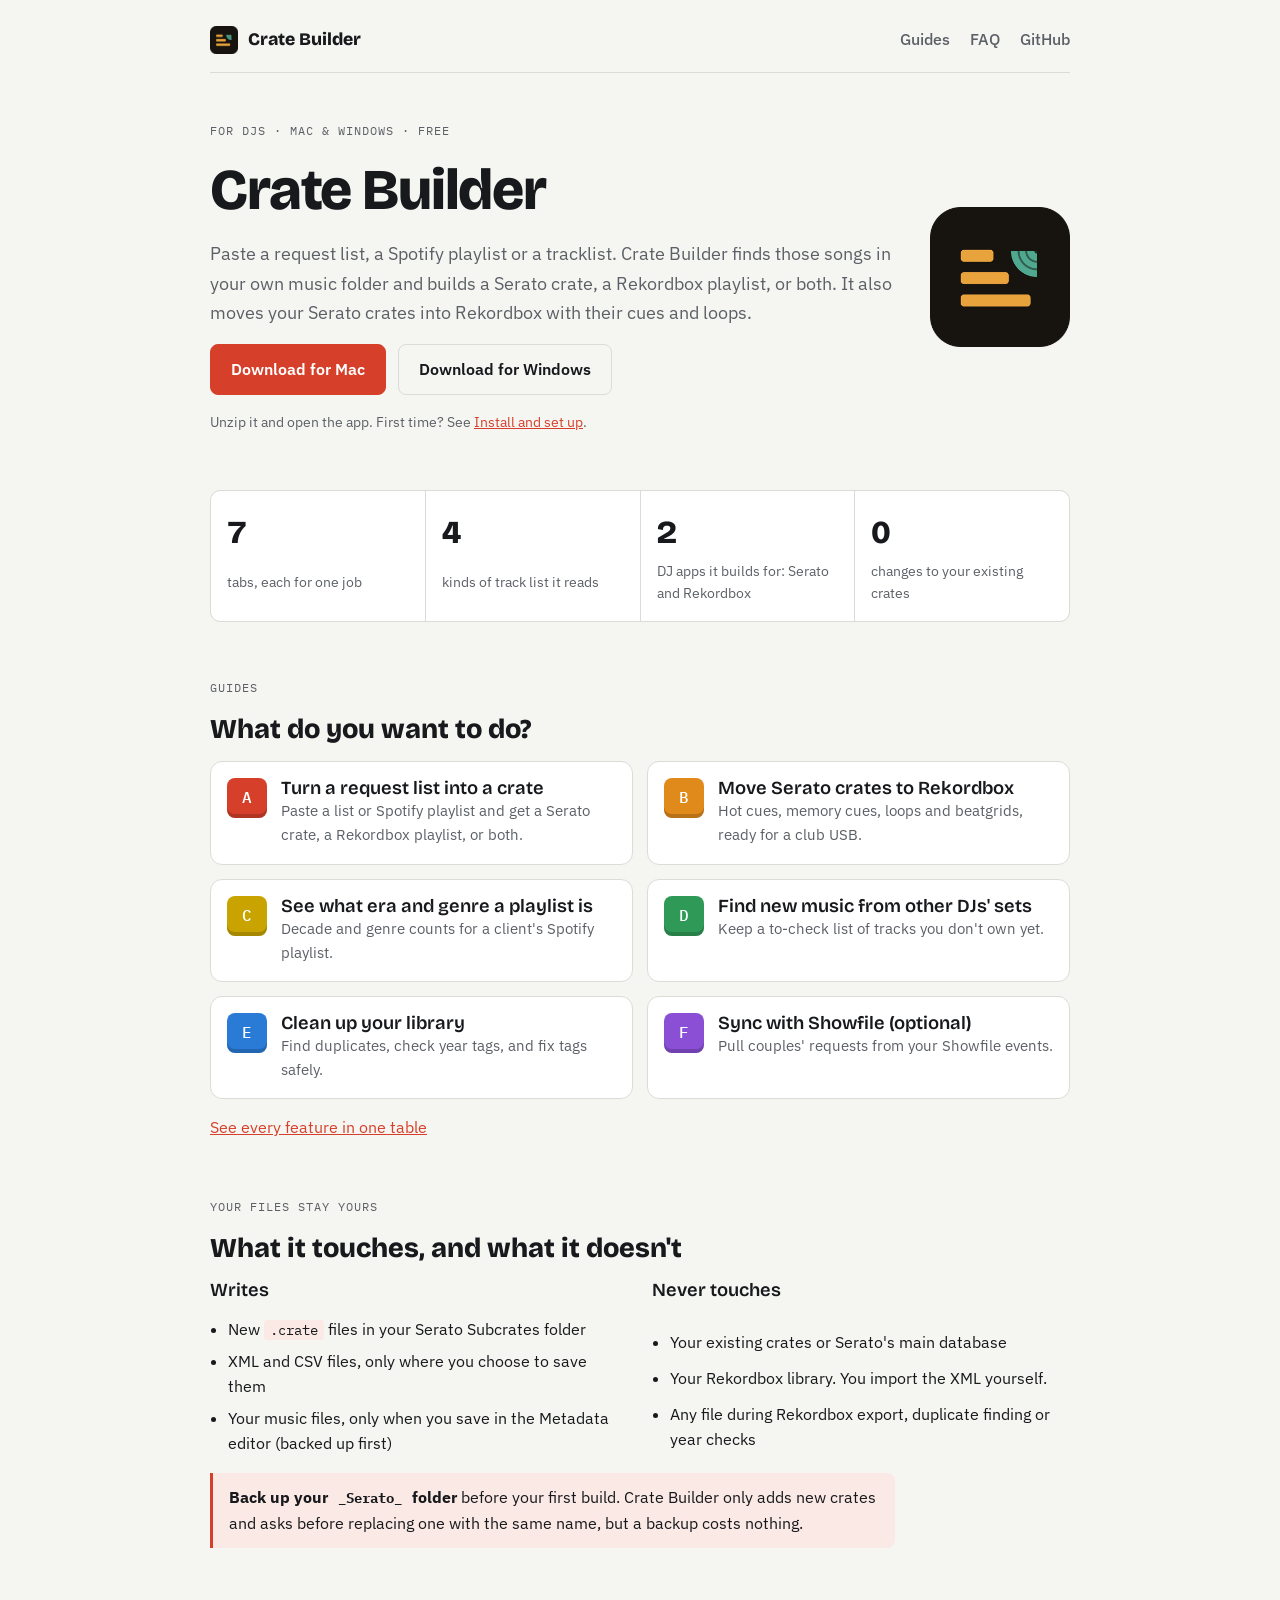
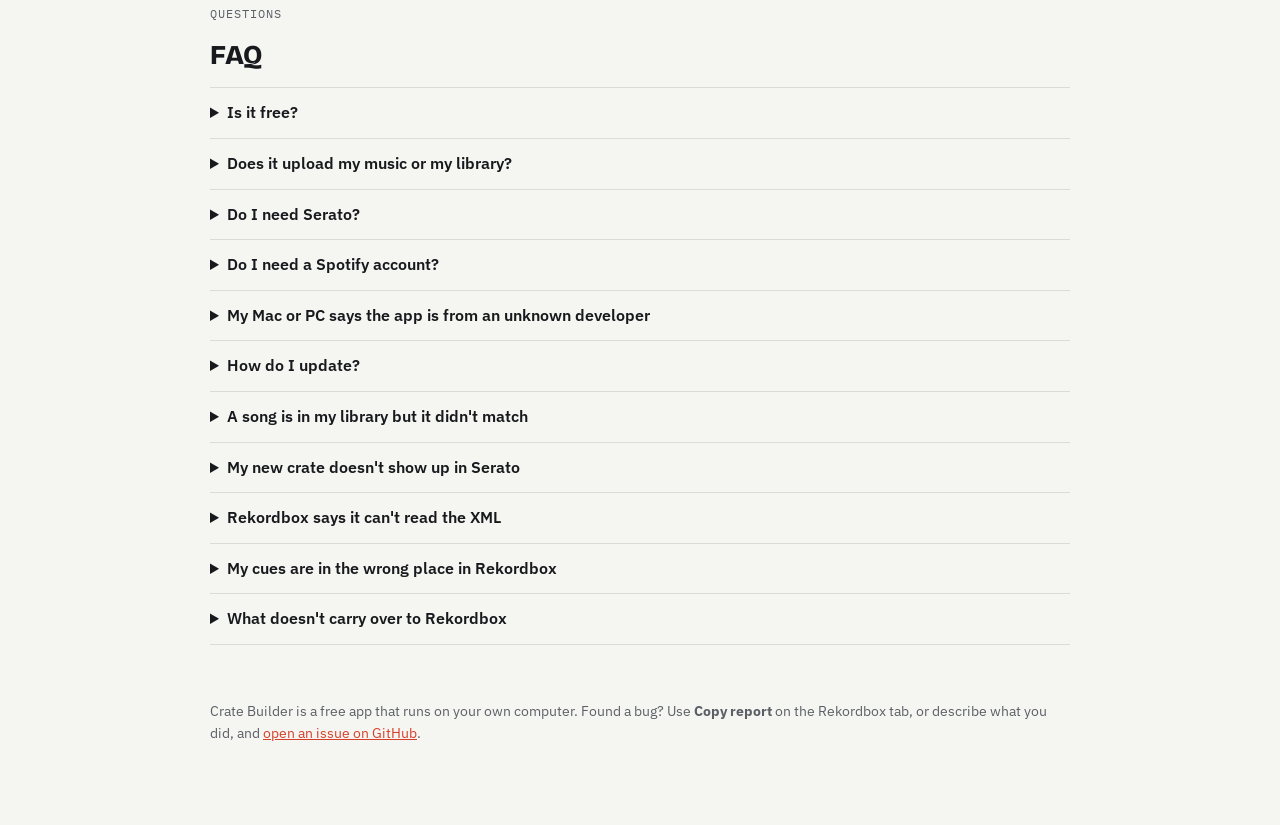
<file: docs/index.html>
<!doctype html>
<html lang="en">
<head>
<meta charset="utf-8">
<meta name="viewport" content="width=device-width, initial-scale=1, viewport-fit=cover">
<title>Crate Builder</title>
<meta name="description" content="Free app for DJs: turn request lists and Spotify playlists into Serato crates and Rekordbox playlists, and move Serato crates to Rekordbox with cues and loops.">
<link rel="icon" type="image/png" href="favicon.png">
<link rel="preconnect" href="https://fonts.googleapis.com">
<link rel="preconnect" href="https://fonts.gstatic.com" crossorigin>
<link rel="stylesheet" href="https://fonts.googleapis.com/css2?family=Bricolage+Grotesque:opsz,wght@12..96,600;12..96,800&family=IBM+Plex+Sans:wght@400;500;600&family=IBM+Plex+Mono:wght@500&display=swap">
<link rel="stylesheet" href="site.css">
</head>
<body>
<nav class="site-nav">
  <a href="index.html" class="brand"><img src="logo.png" alt="">Crate Builder</a>
  <a href="guide.html">Guides</a>
  <a href="index.html#faq">FAQ</a>
  <a href="https://github.com/jpgion18/crate-builder">GitHub</a>
</nav>
<main class="wrap">

<header class="hero">
  <div class="stack">
    <div class="eyebrow">For DJs · Mac &amp; Windows · Free</div>
    <h1>Crate Builder</h1>
    <p class="lede">Paste a request list, a Spotify playlist or a tracklist. Crate Builder finds those songs in your own music folder and builds a Serato crate, a Rekordbox playlist, or both. It also moves your Serato crates into Rekordbox with their cues and loops.</p>
    <div class="ctas">
      <a class="btn" href="https://github.com/jpgion18/crate-builder/releases/latest/download/CrateBuilder-macos.zip">Download for Mac</a>
      <a class="btn secondary" href="https://github.com/jpgion18/crate-builder/releases/latest/download/CrateBuilder-windows.zip">Download for Windows</a>
    </div>
    <p class="small">Unzip it and open the app. First time? See <a href="guide.html#setup">Install and set up</a>.</p>
  </div>
  <img src="logo.png" alt="">
</header>

<section class="stats" aria-label="Crate Builder at a glance">
  <div class="stat"><b>7</b><span>tabs, each for one job</span></div>
  <div class="stat"><b>4</b><span>kinds of track list it reads</span></div>
  <div class="stat"><b>2</b><span>DJ apps it builds for: Serato and Rekordbox</span></div>
  <div class="stat"><b>0</b><span>changes to your existing crates</span></div>
</section>

<section class="stack">
  <div class="eyebrow">Guides</div>
  <h2>What do you want to do?</h2>
  <div class="cards">
    <a class="card" href="guide.html#build-a-crate">
      <div class="cue" style="--c: var(--cue-a)" aria-hidden="true">A</div>
      <div><h3>Turn a request list into a crate</h3><p>Paste a list or Spotify playlist and get a Serato crate, a Rekordbox playlist, or both.</p></div>
    </a>
    <a class="card" href="guide.html#serato-to-rekordbox">
      <div class="cue" style="--c: var(--cue-b)" aria-hidden="true">B</div>
      <div><h3>Move Serato crates to Rekordbox</h3><p>Hot cues, memory cues, loops and beatgrids, ready for a club USB.</p></div>
    </a>
    <a class="card" href="guide.html#year-genre">
      <div class="cue" style="--c: var(--cue-c)" aria-hidden="true">C</div>
      <div><h3>See what era and genre a playlist is</h3><p>Decade and genre counts for a client's Spotify playlist.</p></div>
    </a>
    <a class="card" href="guide.html#discover">
      <div class="cue" style="--c: var(--cue-d)" aria-hidden="true">D</div>
      <div><h3>Find new music from other DJs' sets</h3><p>Keep a to-check list of tracks you don't own yet.</p></div>
    </a>
    <a class="card" href="guide.html#library-cleanup">
      <div class="cue" style="--c: var(--cue-e)" aria-hidden="true">E</div>
      <div><h3>Clean up your library</h3><p>Find duplicates, check year tags, and fix tags safely.</p></div>
    </a>
    <a class="card" href="guide.html#showfile">
      <div class="cue" style="--c: var(--cue-f)" aria-hidden="true">F</div>
      <div><h3>Sync with Showfile (optional)</h3><p>Pull couples' requests from your Showfile events.</p></div>
    </a>
  </div>
  <p><a href="guide.html#features">See every feature in one table</a></p>
</section>

<section class="stack">
  <div class="eyebrow">Your files stay yours</div>
  <h2>What it touches, and what it doesn't</h2>
  <div class="twocol">
    <div class="stack">
      <h3>Writes</h3>
      <ul class="plain">
        <li>New <code>.crate</code> files in your Serato Subcrates folder</li>
        <li>XML and CSV files, only where you choose to save them</li>
        <li>Your music files, only when you save in the Metadata editor (backed up first)</li>
      </ul>
    </div>
    <div class="stack">
      <h3>Never touches</h3>
      <ul class="plain">
        <li>Your existing crates or Serato's main database</li>
        <li>Your Rekordbox library. You import the XML yourself.</li>
        <li>Any file during Rekordbox export, duplicate finding or year checks</li>
      </ul>
    </div>
  </div>
  <p class="note"><strong>Back up your <code>_Serato_</code> folder</strong> before your first build. Crate Builder only adds new crates and asks before replacing one with the same name, but a backup costs nothing.</p>
</section>

<section class="stack" id="faq">
  <div class="eyebrow">Questions</div>
  <h2>FAQ</h2>
  <div>
    <details>
      <summary>Is it free?</summary>
      <p>Yes. Everything in the guides is free. The only extras are MyEvents, Sync to Showfile and Community, which need a Showfile account.</p>
    </details>
    <details>
      <summary>Does it upload my music or my library?</summary>
      <p>No. Matching and building happen on your computer. It only goes online to read a Spotify playlist or a shared Dropbox/Google link you paste in, to check MusicBrainz during a Year check, and once a day to see whether a new version is out.</p>
    </details>
    <details>
      <summary>Do I need Serato?</summary>
      <p>No. Rekordbox-only DJs can build Rekordbox playlists straight from a pasted list and leave the Serato folder empty. You need Serato only to build Serato crates, convert crates to Rekordbox, or use the Duplicate finder.</p>
    </details>
    <details>
      <summary>Do I need a Spotify account?</summary>
      <p>Only to paste Spotify playlist links or use the Year/Genre Breakdown. Click <strong>Connect Spotify</strong> and log in once. CSVs, shared links and plain track lists work without it.</p>
    </details>
    <details>
      <summary>My Mac or PC says the app is from an unknown developer</summary>
      <p>The app isn't signed by Apple or Microsoft yet. On a Mac, right-click <code>CrateBuilder.app</code>, choose <em>Open</em>, then <em>Open</em> again. On Windows, click <em>More info</em>, then <em>Run anyway</em>. You only do this the first time.</p>
    </details>
    <details>
      <summary>How do I update?</summary>
      <p>Settings shows a <strong>Download update</strong> button when a new version is out. Unzip the download and replace the old app. Your settings and logs are kept.</p>
    </details>
    <details>
      <summary>A song is in my library but it didn't match</summary>
      <p>Click <strong>Find match</strong> on that row and search by any word in the title or artist. If lots of songs miss, lower <strong>Match sensitivity</strong> a little. Messy file tags also hurt matching, and the Metadata editor fixes those.</p>
    </details>
    <details>
      <summary>My new crate doesn't show up in Serato</summary>
      <p>Restart Serato or rescan. Also check the Serato folder points at the <code>_Serato_</code> folder Serato actually uses. With music on an external drive, that's often the one on the drive.</p>
    </details>
    <details>
      <summary>Rekordbox says it can't read the XML</summary>
      <p>Update to the newest Crate Builder from Settings and export again. Some older versions on Mac saved an error page instead of the playlist.</p>
    </details>
    <details>
      <summary>My cues are in the wrong place in Rekordbox</summary>
      <p>Songs already in your Rekordbox collection may keep their old cues. Some MP3s can also be a few milliseconds off between the two apps; the <strong>MP3 cue shift</strong> option adjusts for that. A track whose tempo changes partway through keeps only its first beatgrid marker, and the Preview report points these out.</p>
    </details>
    <details>
      <summary>What doesn't carry over to Rekordbox</summary>
      <p>Smart Crates aren't read. Cue colors come across but Rekordbox snaps them to its own palette. The Preview report lists anything else, such as missing files.</p>
    </details>
  </div>
</section>

<footer>Crate Builder is a free app that runs on your own computer. Found a bug? Use <strong>Copy report</strong> on the Rekordbox tab, or describe what you did, and <a href="https://github.com/jpgion18/crate-builder/issues">open an issue on GitHub</a>.</footer>

</main>
</body>
</html>
</file>
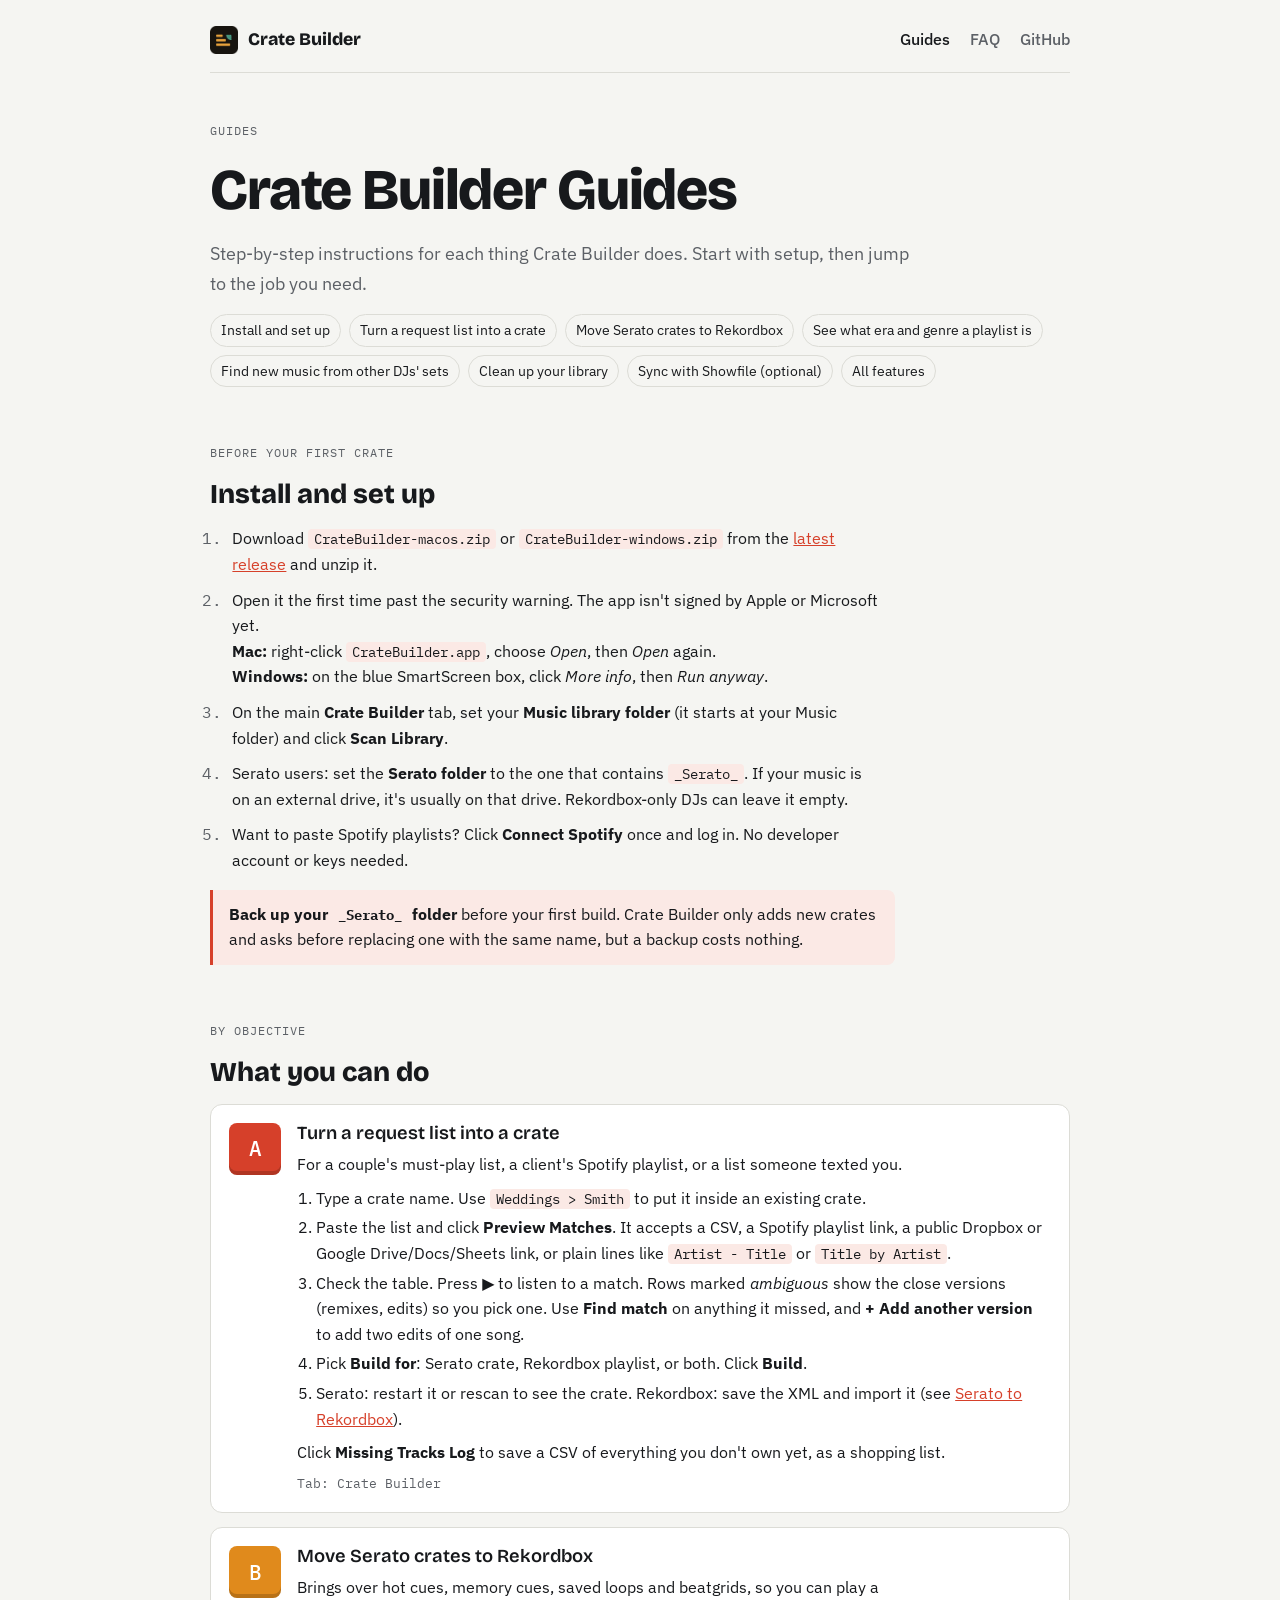
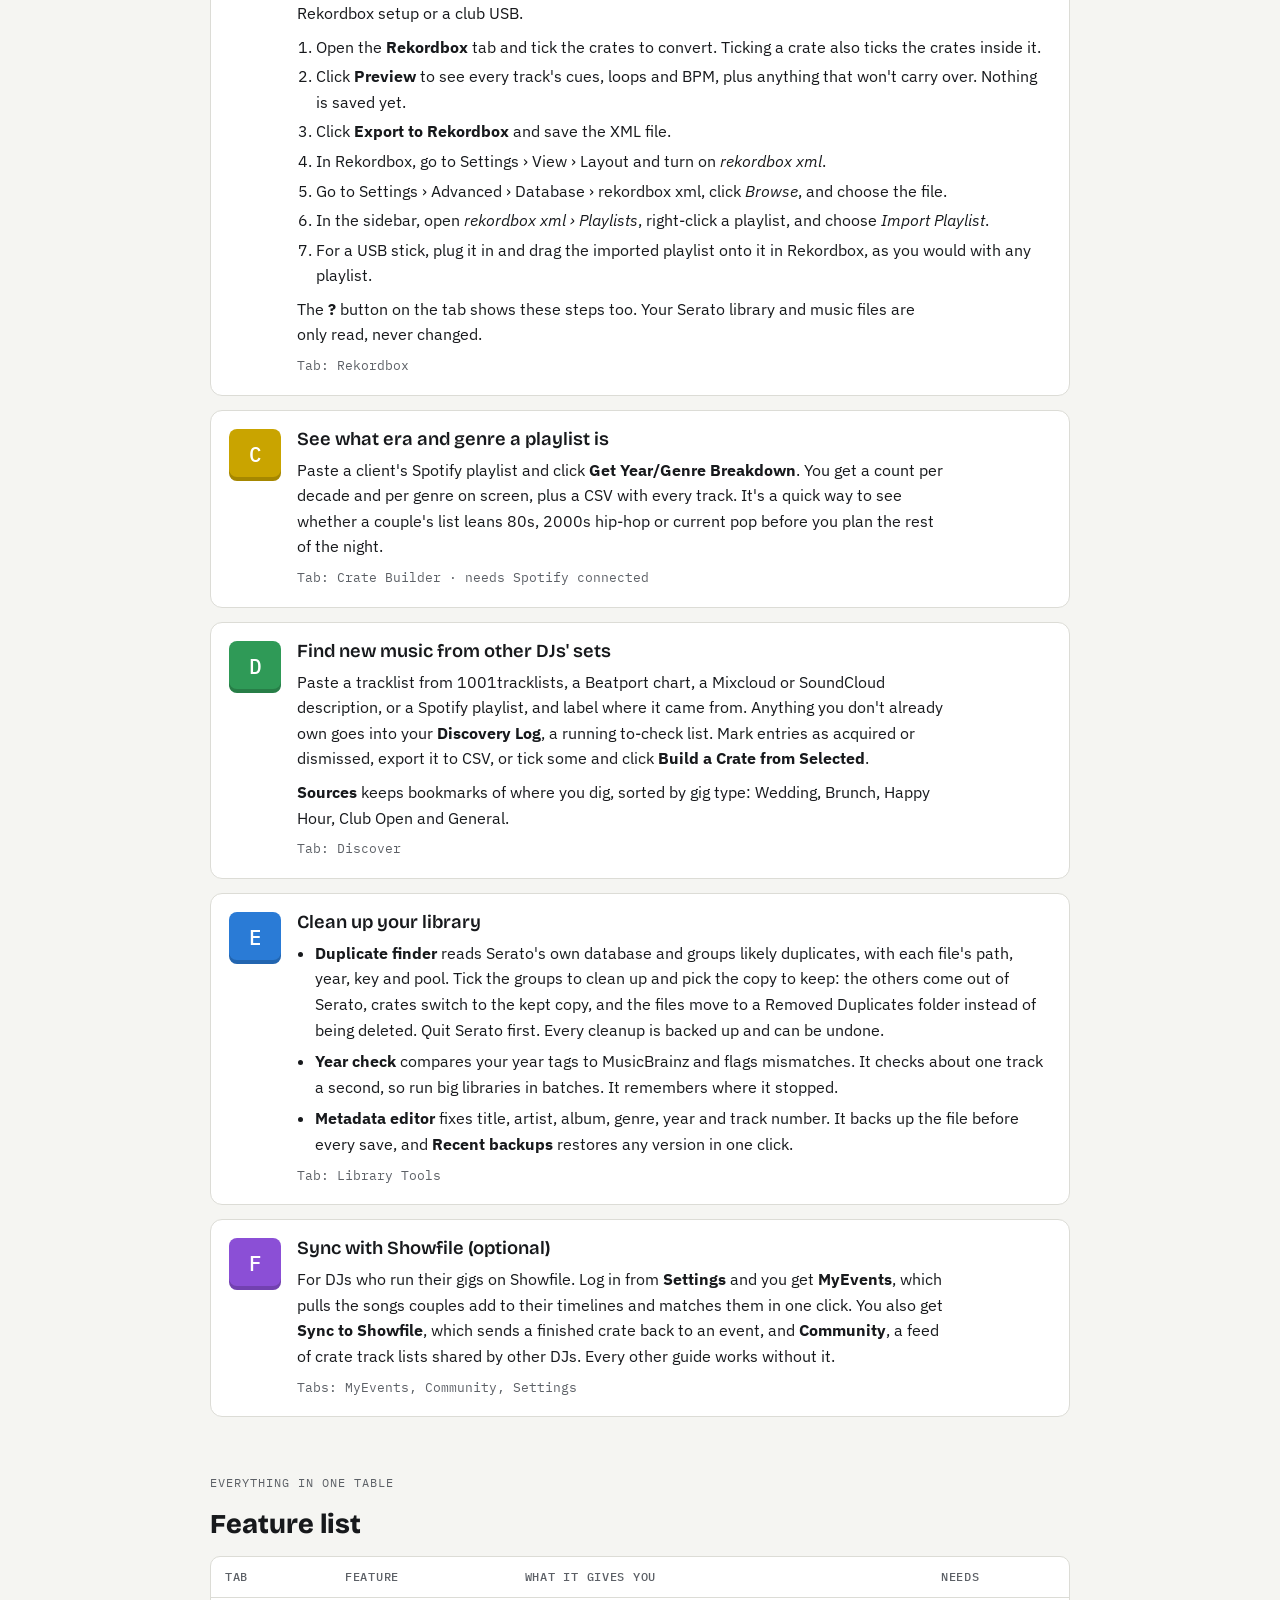
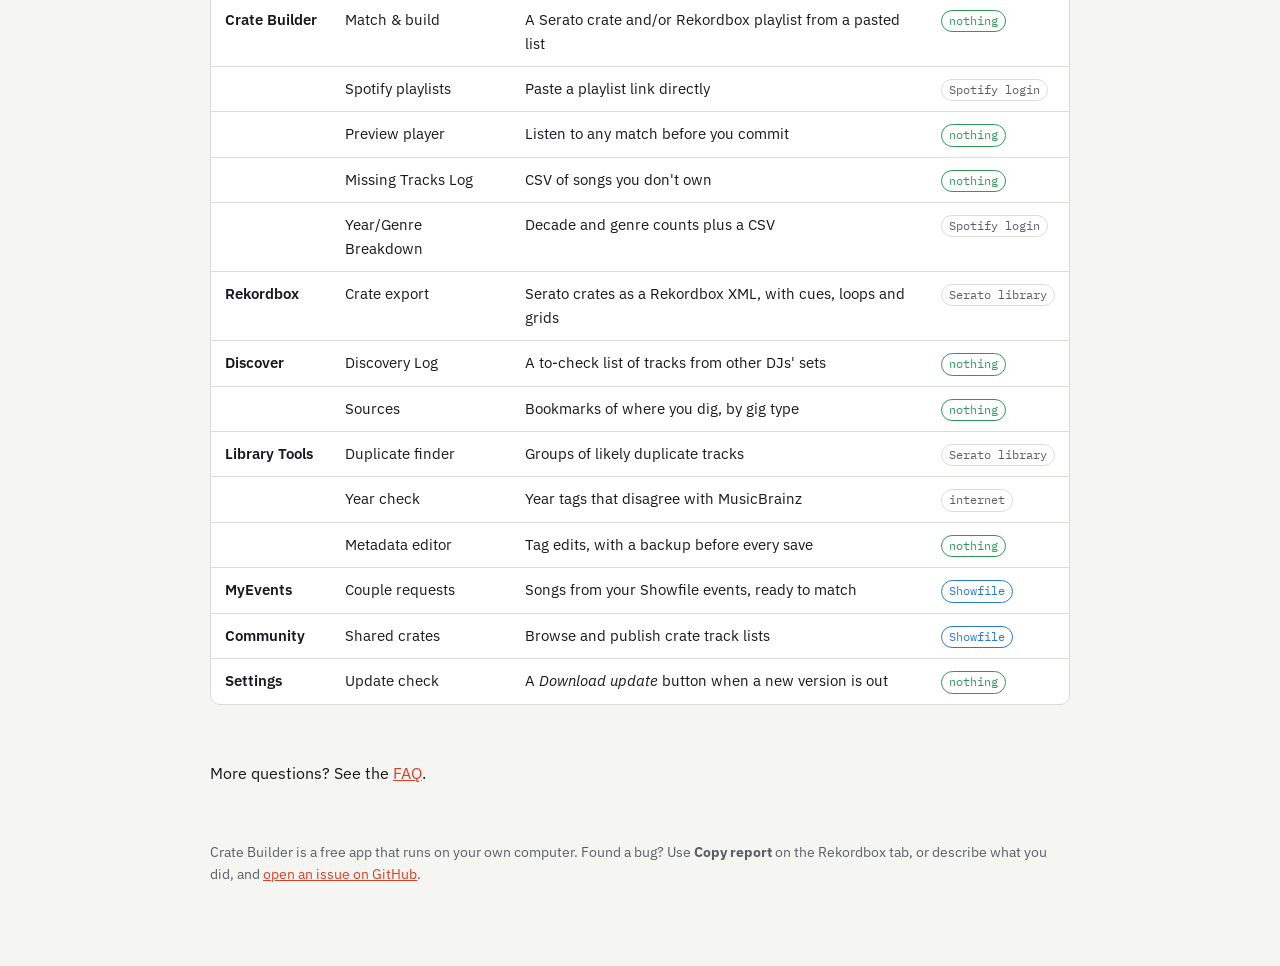
<file: docs/guide.html>
<!doctype html>
<html lang="en">
<head>
<meta charset="utf-8">
<meta name="viewport" content="width=device-width, initial-scale=1, viewport-fit=cover">
<title>Crate Builder Guides</title>
<meta name="description" content="Step-by-step guides for every Crate Builder feature, from building a crate to moving Serato crates to Rekordbox.">
<link rel="icon" type="image/png" href="favicon.png">
<link rel="preconnect" href="https://fonts.googleapis.com">
<link rel="preconnect" href="https://fonts.gstatic.com" crossorigin>
<link rel="stylesheet" href="https://fonts.googleapis.com/css2?family=Bricolage+Grotesque:opsz,wght@12..96,600;12..96,800&family=IBM+Plex+Sans:wght@400;500;600&family=IBM+Plex+Mono:wght@500&display=swap">
<link rel="stylesheet" href="site.css">
</head>
<body>
<nav class="site-nav">
  <a href="index.html" class="brand"><img src="logo.png" alt="">Crate Builder</a>
  <a href="guide.html" aria-current="page">Guides</a>
  <a href="index.html#faq">FAQ</a>
  <a href="https://github.com/jpgion18/crate-builder">GitHub</a>
</nav>
<main class="wrap">

<header class="stack">
  <div class="eyebrow">Guides</div>
  <h1>Crate Builder Guides</h1>
  <p class="lede">Step-by-step instructions for each thing Crate Builder does. Start with setup, then jump to the job you need.</p>
  <nav class="toc" aria-label="Guides">
    <a href="#setup">Install and set up</a>
    <a href="#build-a-crate">Turn a request list into a crate</a>
    <a href="#serato-to-rekordbox">Move Serato crates to Rekordbox</a>
    <a href="#year-genre">See what era and genre a playlist is</a>
    <a href="#discover">Find new music from other DJs' sets</a>
    <a href="#library-cleanup">Clean up your library</a>
    <a href="#showfile">Sync with Showfile (optional)</a>
    <a href="#features">All features</a>
  </nav>
</header>

<section class="stack" id="setup">
  <div class="eyebrow">Before your first crate</div>
  <h2>Install and set up</h2>
  <ol class="steps">
    <li>Download <code>CrateBuilder-macos.zip</code> or <code>CrateBuilder-windows.zip</code> from the <a href="https://github.com/jpgion18/crate-builder/releases/latest">latest release</a> and unzip it.</li>
    <li>Open it the first time past the security warning. The app isn't signed by Apple or Microsoft yet.
      <br><strong>Mac:</strong> right-click <code>CrateBuilder.app</code>, choose <em>Open</em>, then <em>Open</em> again.
      <br><strong>Windows:</strong> on the blue SmartScreen box, click <em>More info</em>, then <em>Run anyway</em>.</li>
    <li>On the main <strong>Crate Builder</strong> tab, set your <strong>Music library folder</strong> (it starts at your Music folder) and click <strong>Scan Library</strong>.</li>
    <li>Serato users: set the <strong>Serato folder</strong> to the one that contains <code>_Serato_</code>. If your music is on an external drive, it's usually on that drive. Rekordbox-only DJs can leave it empty.</li>
    <li>Want to paste Spotify playlists? Click <strong>Connect Spotify</strong> once and log in. No developer account or keys needed.</li>
  </ol>
  <p class="note"><strong>Back up your <code>_Serato_</code> folder</strong> before your first build. Crate Builder only adds new crates and asks before replacing one with the same name, but a backup costs nothing.</p>
</section>

<section class="stack">
  <div class="eyebrow">By objective</div>
  <h2>What you can do</h2>
  <div class="pads">

    <article class="pad" id="build-a-crate">
      <div class="cue" style="--c: var(--cue-a)" aria-hidden="true">A</div>
      <div class="body">
        <h3>Turn a request list into a crate</h3>
        <p>For a couple's must-play list, a client's Spotify playlist, or a list someone texted you.</p>
        <ol>
          <li>Type a crate name. Use <code>Weddings &gt; Smith</code> to put it inside an existing crate.</li>
          <li>Paste the list and click <strong>Preview Matches</strong>. It accepts a CSV, a Spotify playlist link, a public Dropbox or Google Drive/Docs/Sheets link, or plain lines like <code>Artist - Title</code> or <code>Title by Artist</code>.</li>
          <li>Check the table. Press ▶ to listen to a match. Rows marked <em>ambiguous</em> show the close versions (remixes, edits) so you pick one. Use <strong>Find match</strong> on anything it missed, and <strong>+ Add another version</strong> to add two edits of one song.</li>
          <li>Pick <strong>Build for</strong>: Serato crate, Rekordbox playlist, or both. Click <strong>Build</strong>.</li>
          <li>Serato: restart it or rescan to see the crate. Rekordbox: save the XML and import it (see <a href="#serato-to-rekordbox">Serato to Rekordbox</a>).</li>
        </ol>
        <p>Click <strong>Missing Tracks Log</strong> to save a CSV of everything you don't own yet, as a shopping list.</p>
        <div class="where">Tab: Crate Builder</div>
      </div>
    </article>


    <article class="pad" id="serato-to-rekordbox">
      <div class="cue" style="--c: var(--cue-b)" aria-hidden="true">B</div>
      <div class="body">
        <h3>Move Serato crates to Rekordbox</h3>
        <p>Brings over hot cues, memory cues, saved loops and beatgrids, so you can play a Rekordbox setup or a club USB.</p>
        <ol>
          <li>Open the <strong>Rekordbox</strong> tab and tick the crates to convert. Ticking a crate also ticks the crates inside it.</li>
          <li>Click <strong>Preview</strong> to see every track's cues, loops and BPM, plus anything that won't carry over. Nothing is saved yet.</li>
          <li>Click <strong>Export to Rekordbox</strong> and save the XML file.</li>
          <li>In Rekordbox, go to Settings › View › Layout and turn on <em>rekordbox xml</em>.</li>
          <li>Go to Settings › Advanced › Database › rekordbox xml, click <em>Browse</em>, and choose the file.</li>
          <li>In the sidebar, open <em>rekordbox xml › Playlists</em>, right-click a playlist, and choose <em>Import Playlist</em>.</li>
          <li>For a USB stick, plug it in and drag the imported playlist onto it in Rekordbox, as you would with any playlist.</li>
        </ol>
        <p>The <strong>?</strong> button on the tab shows these steps too. Your Serato library and music files are only read, never changed.</p>
        <div class="where">Tab: Rekordbox</div>
      </div>
    </article>


    <article class="pad" id="year-genre">
      <div class="cue" style="--c: var(--cue-c)" aria-hidden="true">C</div>
      <div class="body">
        <h3>See what era and genre a playlist is</h3>
        <p>Paste a client's Spotify playlist and click <strong>Get Year/Genre Breakdown</strong>. You get a count per decade and per genre on screen, plus a CSV with every track. It's a quick way to see whether a couple's list leans 80s, 2000s hip-hop or current pop before you plan the rest of the night.</p>
        <div class="where">Tab: Crate Builder · needs Spotify connected</div>
      </div>
    </article>


    <article class="pad" id="discover">
      <div class="cue" style="--c: var(--cue-d)" aria-hidden="true">D</div>
      <div class="body">
        <h3>Find new music from other DJs' sets</h3>
        <p>Paste a tracklist from 1001tracklists, a Beatport chart, a Mixcloud or SoundCloud description, or a Spotify playlist, and label where it came from. Anything you don't already own goes into your <strong>Discovery Log</strong>, a running to-check list. Mark entries as acquired or dismissed, export it to CSV, or tick some and click <strong>Build a Crate from Selected</strong>.</p>
        <p><strong>Sources</strong> keeps bookmarks of where you dig, sorted by gig type: Wedding, Brunch, Happy Hour, Club Open and General.</p>
        <div class="where">Tab: Discover</div>
      </div>
    </article>


    <article class="pad" id="library-cleanup">
      <div class="cue" style="--c: var(--cue-e)" aria-hidden="true">E</div>
      <div class="body">
        <h3>Clean up your library</h3>
        <ul class="plain">
          <li><strong>Duplicate finder</strong> reads Serato's own database and groups likely duplicates, with each file's path, year, key and pool. Tick the groups to clean up and pick the copy to keep: the others come out of Serato, crates switch to the kept copy, and the files move to a Removed Duplicates folder instead of being deleted. Quit Serato first. Every cleanup is backed up and can be undone.</li>
          <li><strong>Year check</strong> compares your year tags to MusicBrainz and flags mismatches. It checks about one track a second, so run big libraries in batches. It remembers where it stopped.</li>
          <li><strong>Metadata editor</strong> fixes title, artist, album, genre, year and track number. It backs up the file before every save, and <strong>Recent backups</strong> restores any version in one click.</li>
        </ul>
        <div class="where">Tab: Library Tools</div>
      </div>
    </article>


    <article class="pad" id="showfile">
      <div class="cue" style="--c: var(--cue-f)" aria-hidden="true">F</div>
      <div class="body">
        <h3>Sync with Showfile (optional)</h3>
        <p>For DJs who run their gigs on Showfile. Log in from <strong>Settings</strong> and you get <strong>MyEvents</strong>, which pulls the songs couples add to their timelines and matches them in one click. You also get <strong>Sync to Showfile</strong>, which sends a finished crate back to an event, and <strong>Community</strong>, a feed of crate track lists shared by other DJs. Every other guide works without it.</p>
        <div class="where">Tabs: MyEvents, Community, Settings</div>
      </div>
    </article>

  </div>
</section>

<section class="stack" id="features">
  <div class="eyebrow">Everything in one table</div>
  <h2>Feature list</h2>
  <div class="tablewrap">
    <table>
      <thead><tr><th>Tab</th><th>Feature</th><th>What it gives you</th><th>Needs</th></tr></thead>
      <tbody>
        <tr><td>Crate Builder</td><td>Match &amp; build</td><td>A Serato crate and/or Rekordbox playlist from a pasted list</td><td><span class="tag free">nothing</span></td></tr>
        <tr><td></td><td>Spotify playlists</td><td>Paste a playlist link directly</td><td><span class="tag">Spotify login</span></td></tr>
        <tr><td></td><td>Preview player</td><td>Listen to any match before you commit</td><td><span class="tag free">nothing</span></td></tr>
        <tr><td></td><td>Missing Tracks Log</td><td>CSV of songs you don't own</td><td><span class="tag free">nothing</span></td></tr>
        <tr><td></td><td>Year/Genre Breakdown</td><td>Decade and genre counts plus a CSV</td><td><span class="tag">Spotify login</span></td></tr>
        <tr><td>Rekordbox</td><td>Crate export</td><td>Serato crates as a Rekordbox XML, with cues, loops and grids</td><td><span class="tag">Serato library</span></td></tr>
        <tr><td>Discover</td><td>Discovery Log</td><td>A to-check list of tracks from other DJs' sets</td><td><span class="tag free">nothing</span></td></tr>
        <tr><td></td><td>Sources</td><td>Bookmarks of where you dig, by gig type</td><td><span class="tag free">nothing</span></td></tr>
        <tr><td>Library Tools</td><td>Duplicate finder</td><td>Groups of likely duplicate tracks</td><td><span class="tag">Serato library</span></td></tr>
        <tr><td></td><td>Year check</td><td>Year tags that disagree with MusicBrainz</td><td><span class="tag">internet</span></td></tr>
        <tr><td></td><td>Metadata editor</td><td>Tag edits, with a backup before every save</td><td><span class="tag free">nothing</span></td></tr>
        <tr><td>MyEvents</td><td>Couple requests</td><td>Songs from your Showfile events, ready to match</td><td><span class="tag opt">Showfile</span></td></tr>
        <tr><td>Community</td><td>Shared crates</td><td>Browse and publish crate track lists</td><td><span class="tag opt">Showfile</span></td></tr>
        <tr><td>Settings</td><td>Update check</td><td>A <em>Download update</em> button when a new version is out</td><td><span class="tag free">nothing</span></td></tr>
      </tbody>
    </table>
  </div>
</section>

<p>More questions? See the <a href="index.html#faq">FAQ</a>.</p>

<footer>Crate Builder is a free app that runs on your own computer. Found a bug? Use <strong>Copy report</strong> on the Rekordbox tab, or describe what you did, and <a href="https://github.com/jpgion18/crate-builder/issues">open an issue on GitHub</a>.</footer>

</main>
</body>
</html>
</file>
<file: docs/site.css>
/* Shared by index.html (landing + FAQ) and guide.html (step-by-step guides).
   Layout: one reading column; guides are "hot cue" pads A–F. */
:root {
  --bg: #f5f5f2;
  --surface: #ffffff;
  --ink: #17191c;
  --muted: #5c6066;
  --line: #dcdcd6;
  --accent: #d6402a;
  --accent-ink: #ffffff;
  --soft: #fbe9e5;
  --cue-a: #d6402a; --cue-b: #e08a1c; --cue-c: #c9a400; --cue-d: #2f9a57; --cue-e: #2a7bd6; --cue-f: #8b4fd6;
  --display: "Bricolage Grotesque", "Avenir Next", "Segoe UI", system-ui, sans-serif;
  --body: "IBM Plex Sans", "Helvetica Neue", Arial, system-ui, sans-serif;
  --mono: "IBM Plex Mono", ui-monospace, Menlo, Consolas, monospace;
}
@media (prefers-color-scheme: dark) {
  :root:not([data-theme="light"]) {
    --bg: #121315; --surface: #1b1d20; --ink: #ecebe7; --muted: #a2a5ab; --line: #2e3136;
    --accent: #ff6a50; --accent-ink: #1a0c09; --soft: #2c1a16;
    --cue-a: #ff6a50; --cue-b: #f2a245; --cue-c: #e3c43a; --cue-d: #4cc27c; --cue-e: #5aa2f0; --cue-f: #b184f0;
    color-scheme: dark;
  }
}
:root[data-theme="dark"] {
  --bg: #121315; --surface: #1b1d20; --ink: #ecebe7; --muted: #a2a5ab; --line: #2e3136;
  --accent: #ff6a50; --accent-ink: #1a0c09; --soft: #2c1a16;
  --cue-a: #ff6a50; --cue-b: #f2a245; --cue-c: #e3c43a; --cue-d: #4cc27c; --cue-e: #5aa2f0; --cue-f: #b184f0;
  color-scheme: dark;
}
body {
  background: var(--bg); color: var(--ink); font-family: var(--body); font-size: 16px; line-height: 1.6;
  padding-left: max(16px, env(safe-area-inset-left, 0px));
  padding-right: max(16px, env(safe-area-inset-right, 0px));
}
.wrap { max-width: 860px; margin: 0 auto; padding-block: 48px 72px; display: grid; gap: 56px; }
h1, h2, h3 { font-family: var(--display); text-wrap: balance; margin: 0; line-height: 1.15; }
h1 { font-size: clamp(2.3rem, 6vw, 3.6rem); font-weight: 800; letter-spacing: -0.02em; }
h2 { font-size: 1.7rem; font-weight: 800; }
h3 { font-size: 1.15rem; font-weight: 600; }
p { margin: 0; max-width: 65ch; }
a { color: var(--accent); }
a:focus-visible, summary:focus-visible { outline: 2px solid var(--accent); outline-offset: 3px; }
.eyebrow { font-family: var(--mono); font-size: 0.78rem; letter-spacing: 0.08em; text-transform: uppercase; color: var(--muted); }
.stack { display: grid; gap: 16px; }
.lede { font-size: 1.15rem; color: var(--muted); }
kbd, code { font-family: var(--mono); font-size: 0.86em; background: var(--soft); padding: 1px 6px; border-radius: 4px; }

/* Stat strip */
.stats { display: grid; grid-template-columns: repeat(4, minmax(0, 1fr)); gap: 1px; background: var(--line); border: 1px solid var(--line); border-radius: 10px; overflow: hidden; }
.stat { background: var(--surface); padding: 16px; display: grid; gap: 2px; }
.stat b { font-family: var(--display); font-size: 2rem; font-weight: 800; font-variant-numeric: tabular-nums; }
.stat span { font-size: 0.88rem; color: var(--muted); }
@media (max-width: 620px) { .stats { grid-template-columns: repeat(2, minmax(0, 1fr)); } }

/* Setup */
ol.steps { margin: 0; padding-left: 1.4em; display: grid; gap: 10px; max-width: 65ch; }
ol.steps li::marker { font-family: var(--mono); color: var(--muted); }
.note { border-left: 3px solid var(--accent); background: var(--soft); padding: 12px 16px; border-radius: 0 8px 8px 0; max-width: 65ch; }

/* Recipes as hot-cue pads */
.pads { display: grid; gap: 14px; }
.pad { display: grid; grid-template-columns: 52px minmax(0, 1fr); gap: 16px; background: var(--surface); border: 1px solid var(--line); border-radius: 12px; padding: 18px; }
.cue { width: 52px; height: 52px; border-radius: 8px; display: grid; place-items: center; font-family: var(--mono); font-weight: 500; font-size: 1.3rem; color: #fff; background: var(--c); box-shadow: inset 0 -4px 0 rgba(0,0,0,.18); }
.pad .body { display: grid; gap: 8px; min-width: 0; }
.pad ol { margin: 0; padding-left: 1.2em; display: grid; gap: 4px; }
.pad .where { font-family: var(--mono); font-size: 0.8rem; color: var(--muted); }

/* Catalog */
.tablewrap { overflow-x: auto; border: 1px solid var(--line); border-radius: 10px; background: var(--surface); }
table { border-collapse: collapse; width: 100%; min-width: 600px; font-size: 0.94rem; }
th, td { text-align: left; vertical-align: top; padding: 10px 14px; border-bottom: 1px solid var(--line); }
th { font-family: var(--mono); font-size: 0.75rem; letter-spacing: 0.06em; text-transform: uppercase; color: var(--muted); font-weight: 500; }
tr:last-child td { border-bottom: 0; }
td:first-child { font-weight: 600; white-space: nowrap; }
.tag { display: inline-block; font-family: var(--mono); font-size: 0.72rem; padding: 1px 7px; border-radius: 999px; border: 1px solid var(--line); color: var(--muted); white-space: nowrap; }
.tag.free { border-color: var(--cue-d); color: var(--cue-d); }
.tag.opt { border-color: var(--cue-e); color: var(--cue-e); }

/* Reference */
.twocol { display: grid; grid-template-columns: repeat(2, minmax(0, 1fr)); gap: 24px; }
@media (max-width: 680px) { .twocol { grid-template-columns: minmax(0, 1fr); } }
ul.plain { margin: 0; padding-left: 1.1em; display: grid; gap: 6px; }
details { border-top: 1px solid var(--line); padding-block: 12px; }
details:last-of-type { border-bottom: 1px solid var(--line); }
summary { cursor: pointer; font-weight: 600; }
details p { margin-top: 8px; color: var(--muted); }
footer { font-size: 0.85rem; color: var(--muted); }

/* Site chrome */
.site-nav { display: flex; flex-wrap: wrap; align-items: center; gap: 8px 20px; padding-block: 18px; border-bottom: 1px solid var(--line); max-width: 860px; margin: 0 auto; }
.site-nav .brand { display: flex; align-items: center; gap: 10px; font-family: var(--display); font-weight: 800; font-size: 1.1rem; color: var(--ink); text-decoration: none; margin-right: auto; }
.site-nav .brand img { width: 28px; height: 28px; }
.site-nav a { color: var(--muted); text-decoration: none; font-weight: 500; }
.site-nav a[aria-current="page"], .site-nav a:hover { color: var(--ink); }
.site-nav .brand:hover { color: var(--ink); }
.ctas { display: flex; flex-wrap: wrap; gap: 12px; align-items: center; }
.btn { display: inline-flex; align-items: center; gap: 8px; padding: 12px 20px; border-radius: 8px; font-weight: 600; text-decoration: none; background: var(--accent); color: var(--accent-ink); border: 1px solid var(--accent); }
.btn.secondary { background: transparent; color: var(--ink); border-color: var(--line); }
.btn:hover { filter: brightness(1.05); }
.btn:focus-visible { outline: 2px solid var(--ink); outline-offset: 3px; }
.small { font-size: 0.88rem; color: var(--muted); }
.hero { display: grid; grid-template-columns: minmax(0, 1fr) 140px; gap: 32px; align-items: center; }
.hero img { width: 140px; height: 140px; }
@media (max-width: 620px) { .hero { grid-template-columns: minmax(0, 1fr); } .hero img { display: none; } }
.cards { display: grid; grid-template-columns: repeat(2, minmax(0, 1fr)); gap: 14px; }
@media (max-width: 620px) { .cards { grid-template-columns: minmax(0, 1fr); } }
.card { display: grid; grid-template-columns: 40px minmax(0, 1fr); gap: 14px; padding: 16px; background: var(--surface); border: 1px solid var(--line); border-radius: 12px; text-decoration: none; color: var(--ink); }
.card:hover { border-color: var(--accent); }
.card .cue { width: 40px; height: 40px; font-size: 1rem; }
.card p { color: var(--muted); font-size: 0.94rem; }
.toc { display: flex; flex-wrap: wrap; gap: 8px; }
.toc a { font-size: 0.88rem; padding: 4px 10px; border: 1px solid var(--line); border-radius: 999px; color: var(--ink); text-decoration: none; }
.toc a:hover { border-color: var(--accent); }
.pad { scroll-margin-top: 16px; }
</file>
